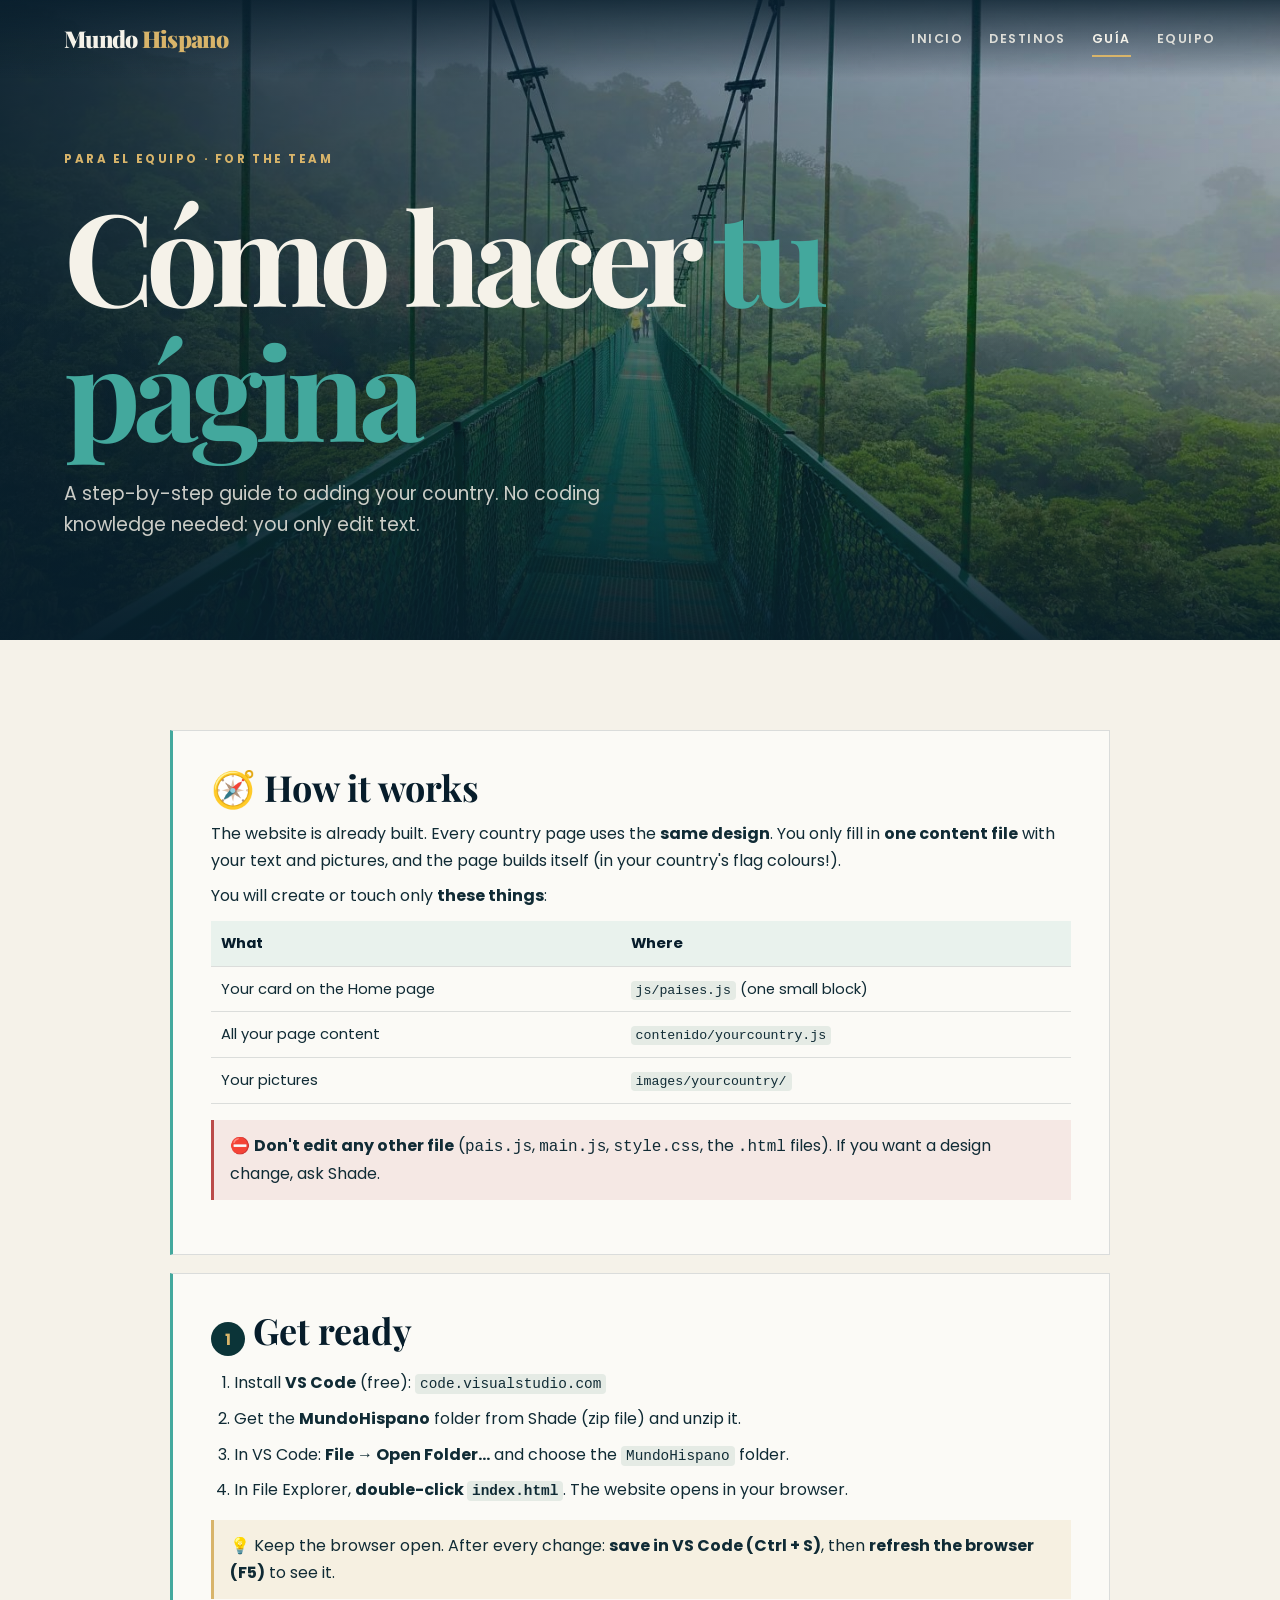
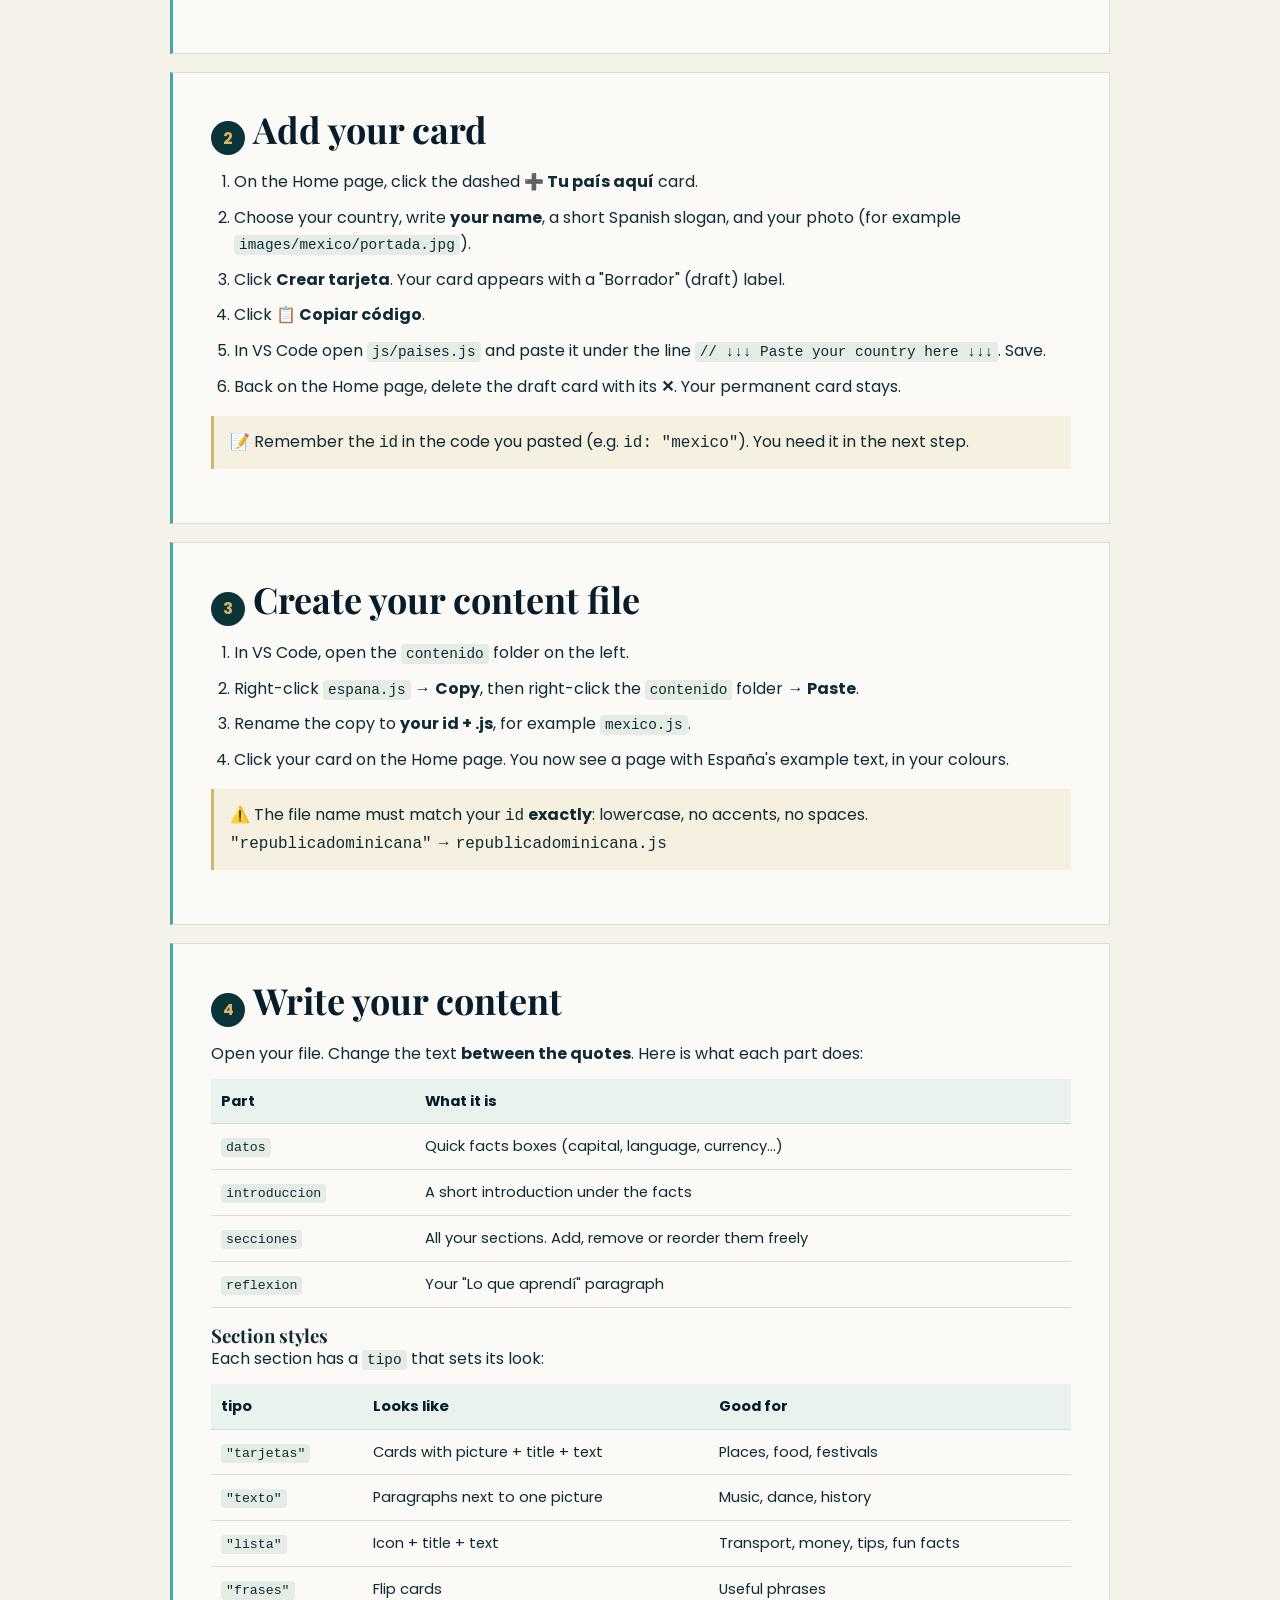
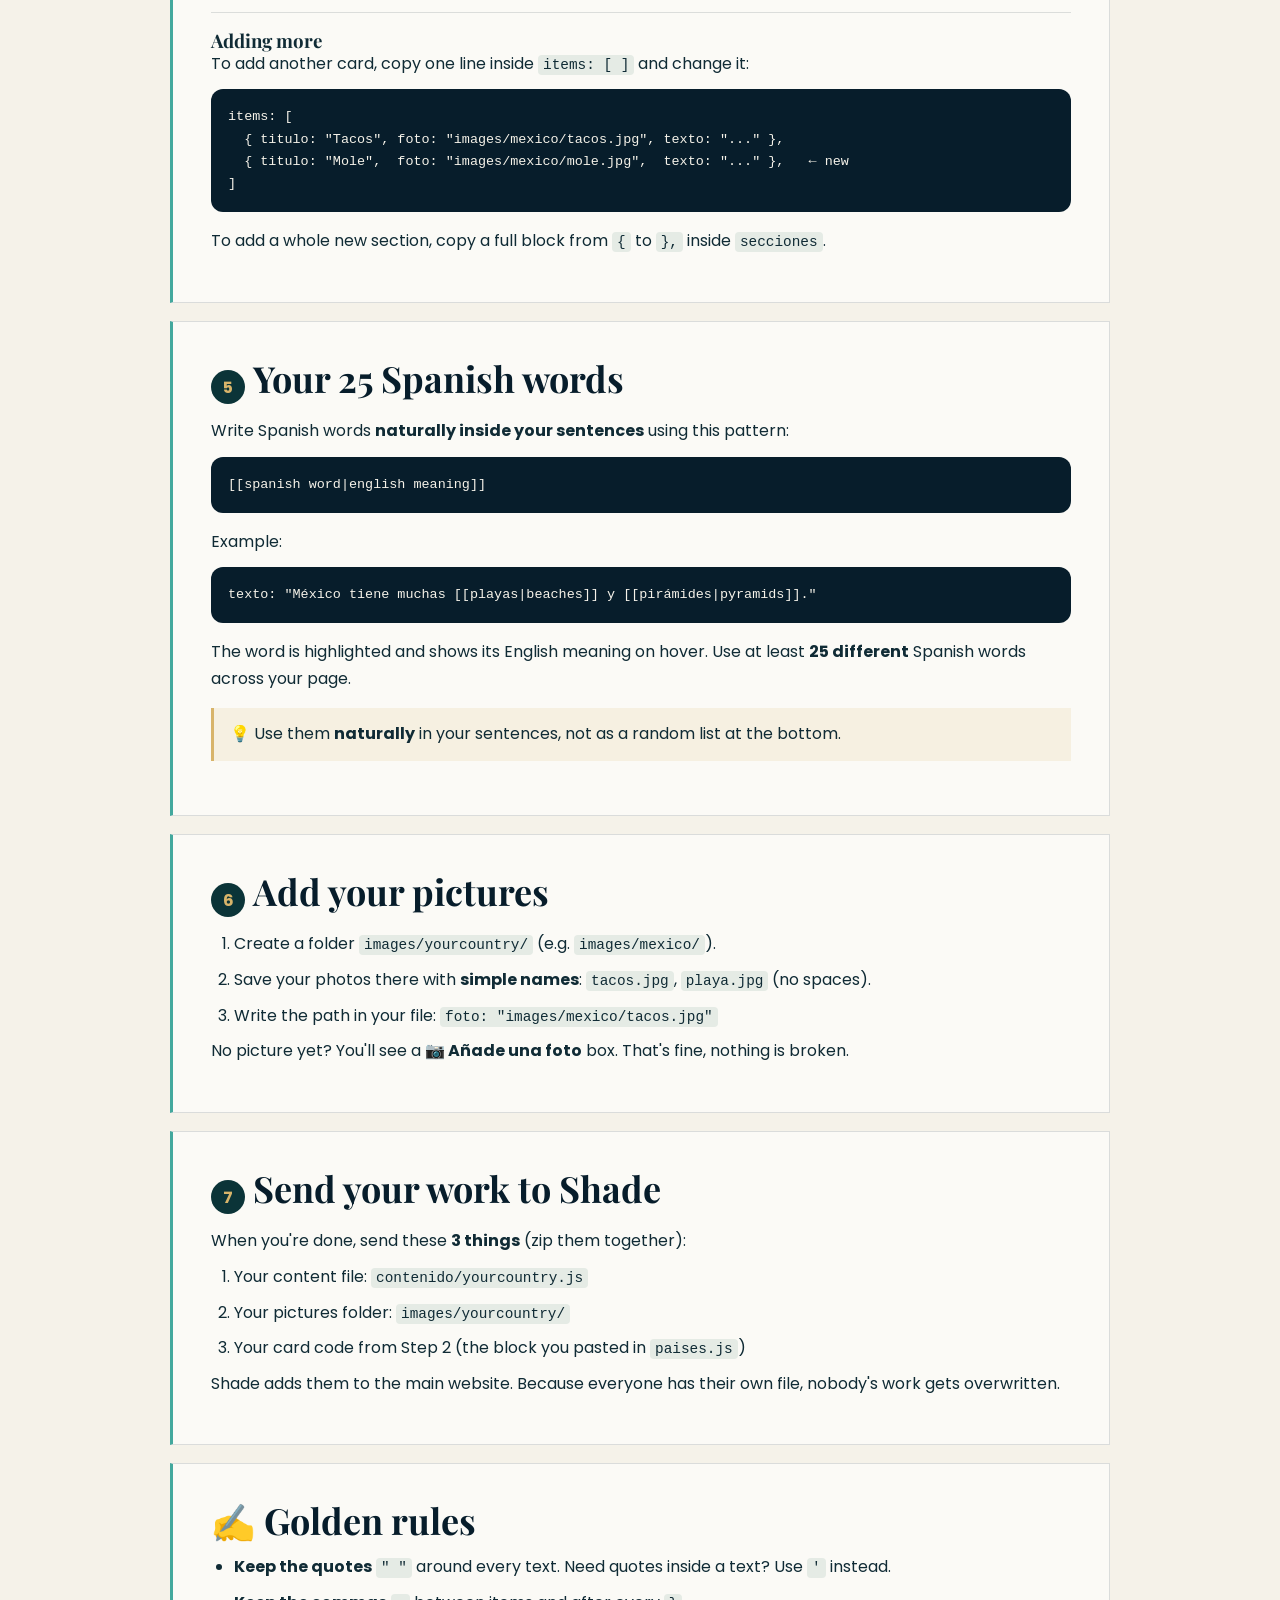
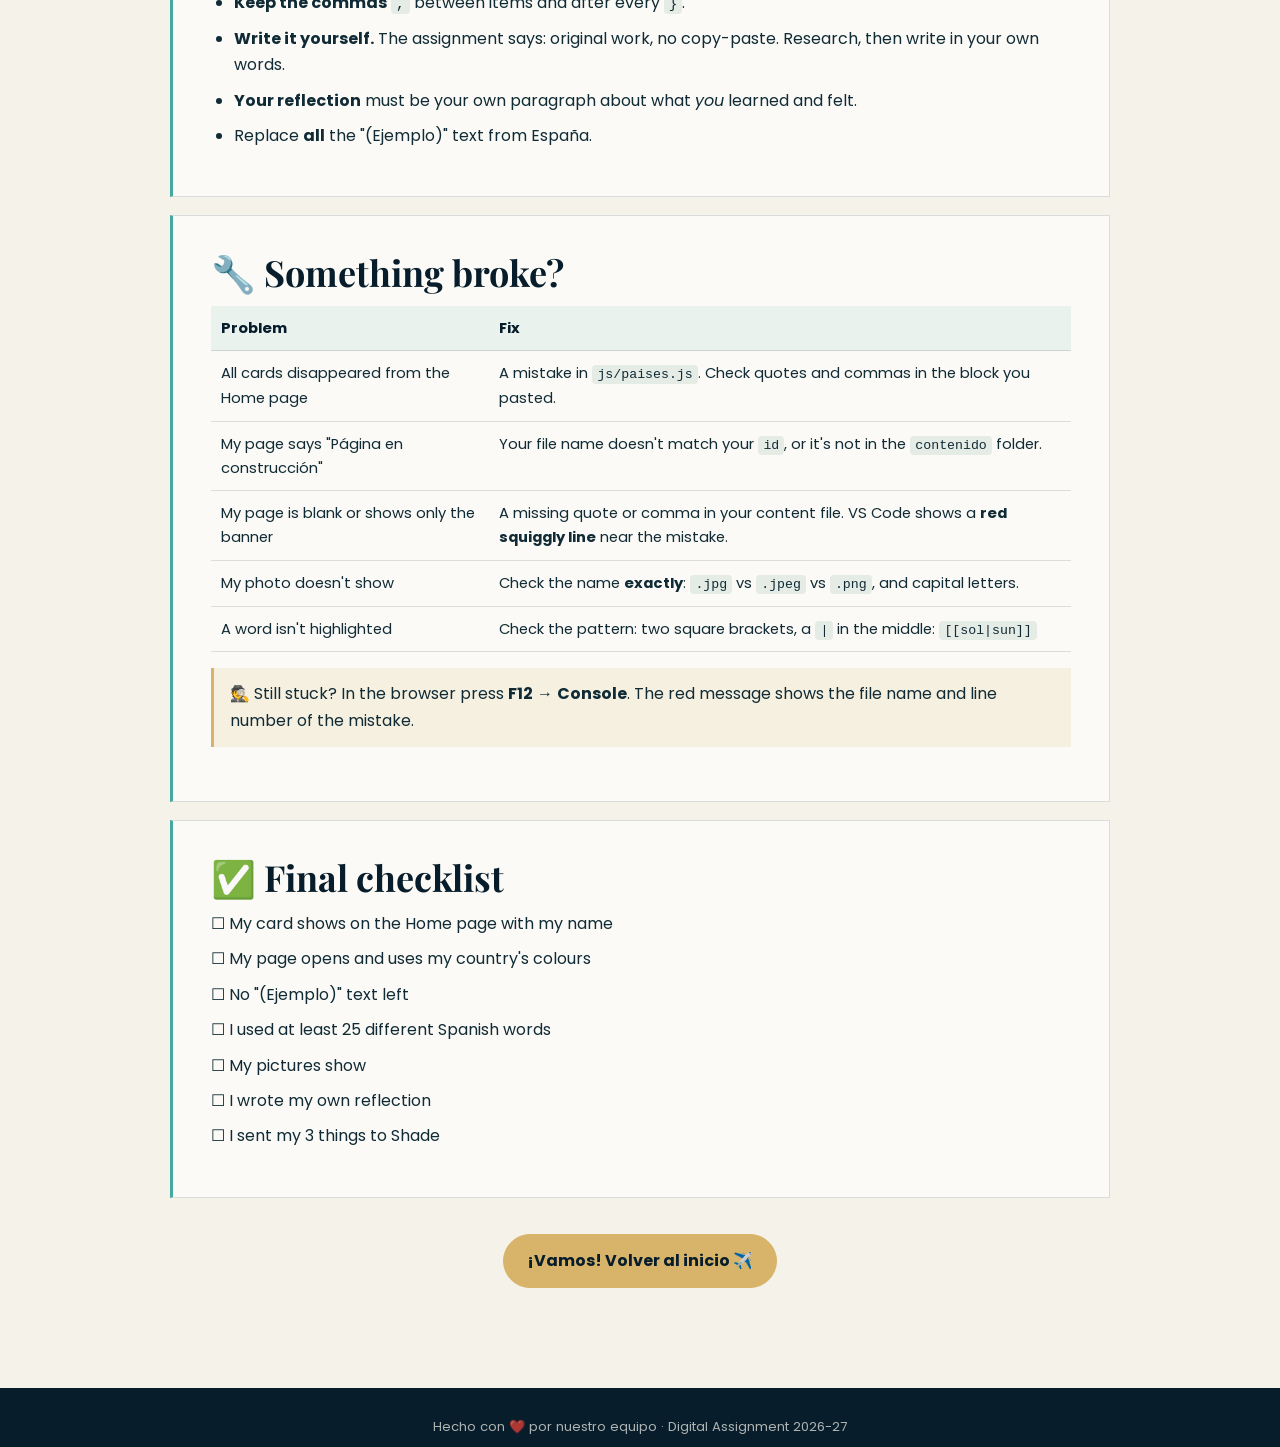
<file: guia.html>
<!DOCTYPE html>
<html lang="es">
<head>
  <meta charset="UTF-8">
  <meta name="viewport" content="width=device-width, initial-scale=1.0">
  <title>Guía del Equipo · Mundo Hispano</title>

  <link rel="preconnect" href="https://fonts.googleapis.com">
  <link href="https://fonts.googleapis.com/css2?family=Playfair+Display:wght@700;900&family=Poppins:wght@400;500;600&display=swap" rel="stylesheet">
  <link rel="stylesheet" href="css/style.css">

</head>
<body>

  <header class="site-header">
    <a href="index.html" class="logo">Mundo <span>Hispano</span></a>
    <button class="nav-toggle" aria-label="Abrir menú" aria-expanded="false">☰</button>
    <nav class="site-nav">
      <a href="index.html">Inicio</a>
      <a href="index.html#destinos">Destinos</a>
      <a href="guia.html" class="active">Guía</a>
      <a href="index.html#equipo">Equipo</a>
    </nav>
  </header>

  <section class="hero" style="min-height:430px;padding-bottom:70px">
    <div class="hero-visual"><img src="images/costarica/Monteverde Cloud Forest Bridge Walk - Costa Rica.jpg" alt=""></div>
    <div class="hero-content">
      <p class="hero-tag">Para el equipo · For the team</p>
      <h1>Cómo hacer <em>tu página</em></h1>
      <p class="hero-text">A step-by-step guide to adding your country. No coding knowledge needed: you only edit text.</p>
    </div>
  </section>

  <div class="guia">

    <!-- ===== THE BIG PICTURE ===== -->
    <div class="paso">
      <h2>🧭 How it works</h2>
      <p>The website is already built. Every country page uses the <b>same design</b>.
         You only fill in <b>one content file</b> with your text and pictures, and the page builds itself
         (in your country's flag colours!).</p>
      <p>You will create or touch only <b>these things</b>:</p>
      <table>
        <tr><th>What</th><th>Where</th></tr>
        <tr><td>Your card on the Home page</td><td><code>js/paises.js</code> (one small block)</td></tr>
        <tr><td>All your page content</td><td><code>contenido/yourcountry.js</code></td></tr>
        <tr><td>Your pictures</td><td><code>images/yourcountry/</code></td></tr>
      </table>
      <div class="peligro">⛔ <b>Don't edit any other file</b> (<code>pais.js</code>, <code>main.js</code>, <code>style.css</code>, the <code>.html</code> files).
        If you want a design change, ask Shade.</div>
    </div>

    <!-- ===== STEP 1 ===== -->
    <div class="paso">
      <h2><span class="num">1</span>Get ready</h2>
      <ol>
        <li>Install <b>VS Code</b> (free): <code>code.visualstudio.com</code></li>
        <li>Get the <b>MundoHispano</b> folder from Shade (zip file) and unzip it.</li>
        <li>In VS Code: <b>File → Open Folder…</b> and choose the <code>MundoHispano</code> folder.</li>
        <li>In File Explorer, <b>double-click <code>index.html</code></b>. The website opens in your browser.</li>
      </ol>
      <div class="aviso">💡 Keep the browser open. After every change: <b>save in VS Code (Ctrl + S)</b>,
        then <b>refresh the browser (F5)</b> to see it.</div>
    </div>

    <!-- ===== STEP 2 ===== -->
    <div class="paso">
      <h2><span class="num">2</span>Add your card</h2>
      <ol>
        <li>On the Home page, click the dashed <b>➕ Tu país aquí</b> card.</li>
        <li>Choose your country, write <b>your name</b>, a short Spanish slogan, and your photo
          (for example <code>images/mexico/portada.jpg</code>).</li>
        <li>Click <b>Crear tarjeta</b>. Your card appears with a "Borrador" (draft) label.</li>
        <li>Click <b>📋 Copiar código</b>.</li>
        <li>In VS Code open <code>js/paises.js</code> and paste it under the line
          <code>// ↓↓↓ Paste your country here ↓↓↓</code>. Save.</li>
        <li>Back on the Home page, delete the draft card with its <b>✕</b>. Your permanent card stays.</li>
      </ol>
      <div class="aviso">📝 Remember the <code>id</code> in the code you pasted (e.g. <code>id: "mexico"</code>).
        You need it in the next step.</div>
    </div>

    <!-- ===== STEP 3 ===== -->
    <div class="paso">
      <h2><span class="num">3</span>Create your content file</h2>
      <ol>
        <li>In VS Code, open the <code>contenido</code> folder on the left.</li>
        <li>Right-click <code>espana.js</code> → <b>Copy</b>, then right-click the <code>contenido</code> folder → <b>Paste</b>.</li>
        <li>Rename the copy to <b>your id + .js</b>, for example <code>mexico.js</code>.</li>
        <li>Click your card on the Home page. You now see a page with España's example text, in your colours.</li>
      </ol>
      <div class="aviso">⚠️ The file name must match your <code>id</code> <b>exactly</b>: lowercase, no accents, no spaces.
        <code>"republicadominicana"</code> → <code>republicadominicana.js</code></div>
    </div>

    <!-- ===== STEP 4 ===== -->
    <div class="paso">
      <h2><span class="num">4</span>Write your content</h2>
      <p>Open your file. Change the text <b>between the quotes</b>. Here is what each part does:</p>
      <table>
        <tr><th>Part</th><th>What it is</th></tr>
        <tr><td><code>datos</code></td><td>Quick facts boxes (capital, language, currency…)</td></tr>
        <tr><td><code>introduccion</code></td><td>A short introduction under the facts</td></tr>
        <tr><td><code>secciones</code></td><td>All your sections. Add, remove or reorder them freely</td></tr>
        <tr><td><code>reflexion</code></td><td>Your "Lo que aprendí" paragraph</td></tr>
      </table>

      <h3 style="margin-top:18px">Section styles</h3>
      <p>Each section has a <code>tipo</code> that sets its look:</p>
      <table>
        <tr><th>tipo</th><th>Looks like</th><th>Good for</th></tr>
        <tr><td><code>"tarjetas"</code></td><td>Cards with picture + title + text</td><td>Places, food, festivals</td></tr>
        <tr><td><code>"texto"</code></td><td>Paragraphs next to one picture</td><td>Music, dance, history</td></tr>
        <tr><td><code>"lista"</code></td><td>Icon + title + text</td><td>Transport, money, tips, fun facts</td></tr>
        <tr><td><code>"frases"</code></td><td>Flip cards</td><td>Useful phrases</td></tr>
      </table>

      <h3 style="margin-top:18px">Adding more</h3>
      <p>To add another card, copy one line inside <code>items: [ ]</code> and change it:</p>
<pre><code>items: [
  { titulo: "Tacos", foto: "images/mexico/tacos.jpg", texto: "..." },
  { titulo: "Mole",  foto: "images/mexico/mole.jpg",  texto: "..." },   ← new
]</code></pre>
      <p>To add a whole new section, copy a full block from <code>{</code> to <code>},</code> inside <code>secciones</code>.</p>
    </div>

    <!-- ===== STEP 5 ===== -->
    <div class="paso">
      <h2><span class="num">5</span>Your 25 Spanish words</h2>
      <p>Write Spanish words <b>naturally inside your sentences</b> using this pattern:</p>
<pre><code>[[spanish word|english meaning]]</code></pre>
      <p>Example:</p>
<pre><code>texto: "México tiene muchas [[playas|beaches]] y [[pirámides|pyramids]]."</code></pre>
      <p>The word is highlighted and shows its English meaning on hover.
         Use at least <b>25 different</b> Spanish words across your page.</p>
      <div class="aviso">💡 Use them <b>naturally</b> in your sentences, not as a random list at the bottom.</div>
    </div>

    <!-- ===== STEP 6 ===== -->
    <div class="paso">
      <h2><span class="num">6</span>Add your pictures</h2>
      <ol>
        <li>Create a folder <code>images/yourcountry/</code> (e.g. <code>images/mexico/</code>).</li>
        <li>Save your photos there with <b>simple names</b>: <code>tacos.jpg</code>, <code>playa.jpg</code> (no spaces).</li>
        <li>Write the path in your file: <code>foto: "images/mexico/tacos.jpg"</code></li>
      </ol>
      <p>No picture yet? You'll see a <b>📷 Añade una foto</b> box. That's fine, nothing is broken.</p>
    </div>

    <!-- ===== STEP 7 ===== -->
    <div class="paso">
      <h2><span class="num">7</span>Send your work to Shade</h2>
      <p>When you're done, send these <b>3 things</b> (zip them together):</p>
      <ol>
        <li>Your content file: <code>contenido/yourcountry.js</code></li>
        <li>Your pictures folder: <code>images/yourcountry/</code></li>
        <li>Your card code from Step 2 (the block you pasted in <code>paises.js</code>)</li>
      </ol>
      <p>Shade adds them to the main website. Because everyone has their own file, nobody's work gets overwritten.</p>
    </div>

    <!-- ===== RULES ===== -->
    <div class="paso">
      <h2>✍️ Golden rules</h2>
      <ul>
        <li><b>Keep the quotes</b> <code>" "</code> around every text. Need quotes inside a text? Use <code>'</code> instead.</li>
        <li><b>Keep the commas</b> <code>,</code> between items and after every <code>}</code>.</li>
        <li><b>Write it yourself.</b> The assignment says: original work, no copy-paste. Research, then write in your own words.</li>
        <li><b>Your reflection</b> must be your own paragraph about what <i>you</i> learned and felt.</li>
        <li>Replace <b>all</b> the "(Ejemplo)" text from España.</li>
      </ul>
    </div>

    <!-- ===== TROUBLESHOOTING ===== -->
    <div class="paso">
      <h2>🔧 Something broke?</h2>
      <table>
        <tr><th>Problem</th><th>Fix</th></tr>
        <tr><td>All cards disappeared from the Home page</td>
            <td>A mistake in <code>js/paises.js</code>. Check quotes and commas in the block you pasted.</td></tr>
        <tr><td>My page says "Página en construcción"</td>
            <td>Your file name doesn't match your <code>id</code>, or it's not in the <code>contenido</code> folder.</td></tr>
        <tr><td>My page is blank or shows only the banner</td>
            <td>A missing quote or comma in your content file. VS Code shows a <b>red squiggly line</b> near the mistake.</td></tr>
        <tr><td>My photo doesn't show</td>
            <td>Check the name <b>exactly</b>: <code>.jpg</code> vs <code>.jpeg</code> vs <code>.png</code>, and capital letters.</td></tr>
        <tr><td>A word isn't highlighted</td>
            <td>Check the pattern: two square brackets, a <code>|</code> in the middle: <code>[[sol|sun]]</code></td></tr>
      </table>
      <div class="aviso">🕵️ Still stuck? In the browser press <b>F12</b> → <b>Console</b>. The red message shows
        the file name and line number of the mistake.</div>
    </div>

    <!-- ===== CHECKLIST ===== -->
    <div class="paso">
      <h2>✅ Final checklist</h2>
      <ul class="check">
        <li>☐ My card shows on the Home page with my name</li>
        <li>☐ My page opens and uses my country's colours</li>
        <li>☐ No "(Ejemplo)" text left</li>
        <li>☐ I used at least 25 different Spanish words</li>
        <li>☐ My pictures show</li>
        <li>☐ I wrote my own reflection</li>
        <li>☐ I sent my 3 things to Shade</li>
      </ul>
    </div>

    <p style="text-align:center;margin-top:36px">
      <a class="btn" href="index.html">¡Vamos! Volver al inicio ✈️</a>
    </p>
  </div>

  <footer class="site-footer">
    <p>Hecho con ❤️ por nuestro equipo · Digital Assignment 2026-27</p>
  </footer>

  <script src="js/paises.js"></script>
  <script src="js/main.js"></script>
</body>
</html>
</file>
<file: css/style.css>
:root {
  --navy: #071D2B;
  --teal: #0B3438;
  --turquoise: #43A89D;
  --ivory: #F5F2E9;
  --gold: #D8B46A;
  --muted: #AABFBC;
  --ink: #102B35;
  --paper: #EEF2ED;
  --line: rgba(7, 29, 43, .13);
  --shadow: 0 24px 60px rgba(7, 29, 43, .14);
  --radius: 20px;
  --rojo: var(--turquoise);
  --oro: var(--gold);
  --papel: var(--ivory);
  --papel-2: #E5EBE5;
  --tinta: var(--navy);
  --gris: #5D7476;
  --radio: var(--radius);
}

* { box-sizing: border-box; margin: 0; padding: 0; }
html { scroll-behavior: smooth; }
body {
  min-width: 320px;
  overflow-x: hidden;
  background: var(--ivory);
  color: var(--ink);
  font-family: "Poppins", "Segoe UI", sans-serif;
  line-height: 1.65;
}
h1, h2, h3 { font-family: "Playfair Display", Georgia, serif; line-height: 1.05; }
h2 { color: var(--navy); }
a { color: inherit; }
button, input, select, textarea { font: inherit; }
:focus-visible { outline: 3px solid var(--gold); outline-offset: 4px; }

/* Shared navigation */
.site-header {
  position: fixed; inset: 0 0 auto; z-index: 20;
  display: flex; align-items: center; justify-content: space-between;
  gap: 28px; padding: 20px 5%;
  color: var(--ivory);
  background: linear-gradient(180deg, rgba(7,29,43,.82), rgba(7,29,43,0));
  transition: background .25s ease, padding .25s ease;
}
.site-header.scrolled { padding-block: 13px; background: rgba(7,29,43,.94); }
.logo {
  color: var(--ivory); text-decoration: none; font-family: "Playfair Display", Georgia, serif;
  font-size: 1.45rem; font-weight: 900; letter-spacing: -.03em;
}
.logo span { color: var(--gold); }
.site-nav { display: flex; align-items: center; gap: 26px; }
.site-nav a {
  position: relative; color: var(--ivory); text-decoration: none; font-size: .78rem;
  font-weight: 600; letter-spacing: .12em; text-transform: uppercase; opacity: .86;
}
.site-nav a::after {
  content: ""; position: absolute; left: 0; right: 100%; bottom: -8px; height: 2px;
  background: var(--gold); transition: right .25s ease;
}
.site-nav a:hover, .site-nav a.active { opacity: 1; }
.site-nav a:hover::after, .site-nav a.active::after { right: 0; }
.nav-toggle {
  display: none; border: 1px solid rgba(245,242,233,.35); border-radius: 50%;
  width: 42px; height: 42px; color: var(--ivory); background: rgba(7,29,43,.4); cursor: pointer;
}

/* Homepage hero */
.hero {
  position: relative; min-height: min(860px, 92vh); display: flex; align-items: flex-end;
  isolation: isolate; overflow: hidden; padding: 150px 5% 88px; color: var(--ivory);
  background: var(--navy);
}
.hero::before {
  content: ""; position: absolute; inset: 0; z-index: -2;
  background: linear-gradient(90deg, rgba(7,29,43,.9) 0%, rgba(7,29,43,.55) 42%, rgba(7,29,43,.15) 100%);
}
.hero::after {
  content: ""; position: absolute; inset: 45% 0 0; z-index: -1;
  background: linear-gradient(0deg, rgba(7,29,43,.88), transparent);
}
.hero-visual { position: absolute; inset: 0; z-index: -3; background: var(--teal); }
.hero-visual img { width: 100%; height: 100%; object-fit: cover; object-position: center; filter: saturate(.86); }
.hero-content { width: min(760px, 100%); }
.hero-tag, .eyebrow {
  color: var(--gold); font-size: .73rem; font-weight: 700; letter-spacing: .22em;
  text-transform: uppercase;
}
.hero h1 { max-width: 800px; margin: 18px 0 22px; color: var(--ivory); font-size: clamp(3.8rem, 10vw, 8.9rem); letter-spacing: -.06em; }
.hero h1 em { color: var(--turquoise); font-style: normal; }
.hero-text { max-width: 560px; margin-bottom: 30px; color: rgba(245,242,233,.82); font-size: clamp(1rem, 1.6vw, 1.18rem); }
.hero-meta { display: flex; gap: 28px; margin-top: 42px; color: rgba(245,242,233,.72); font-size: .72rem; letter-spacing: .14em; text-transform: uppercase; }
.hero-meta strong { display: block; color: var(--ivory); font-size: .82rem; letter-spacing: .04em; }
.scroll-cue { position: absolute; right: 5%; bottom: 34px; color: var(--ivory); font-size: .67rem; letter-spacing: .18em; text-transform: uppercase; writing-mode: vertical-rl; opacity: .72; }
.scroll-cue::after { content: ""; display: block; width: 1px; height: 52px; margin: 12px auto 0; background: var(--gold); }
.es { position: relative; cursor: help; border-bottom: 1px dotted var(--gold); color: var(--gold); }
.es::after {
  content: attr(data-en); position: absolute; left: 50%; bottom: 140%; z-index: 4;
  transform: translateX(-50%) scale(.9); padding: 5px 9px; border-radius: 5px;
  color: var(--ivory); background: var(--navy); font-size: .78rem; white-space: nowrap;
  opacity: 0; pointer-events: none; transition: .2s;
}
.es:hover::after, .es.show::after { opacity: 1; transform: translateX(-50%) scale(1); }

.btn {
  display: inline-flex; align-items: center; justify-content: center; gap: 10px;
  border: 1px solid var(--gold); border-radius: 999px; padding: 13px 23px;
  background: var(--gold); color: var(--navy); text-decoration: none;
  font-weight: 700; transition: transform .25s ease, background .25s ease, color .25s ease;
}
.btn:hover { transform: translateY(-3px); background: var(--ivory); border-color: var(--ivory); }
.btn-dark { background: var(--navy); color: var(--ivory); border-color: var(--navy); }
.btn-dark:hover { background: var(--teal); border-color: var(--teal); }
.hint { color: var(--gris); font-size: .84rem; }

/* Shared sections */
.section { padding: clamp(54px, 6vw, 82px) 5%; }
.section-heading { display: flex; align-items: end; justify-content: space-between; gap: 28px; max-width: 1280px; margin: 0 auto 30px; }
.section-heading h2, .section > h2 { font-size: clamp(2rem, 4.2vw, 3.8rem); letter-spacing: -.04em; }
.section-sub { max-width: 490px; color: var(--gris); }
.section-alt { background: var(--paper); }
.intro-section {
  position: relative;
  isolation: isolate;
  min-height: clamp(520px, 68vh, 720px);
  display: flex;
  align-items: center;
  overflow: hidden;
  background-color: var(--teal);
  background-image: url("../images/colombia/cocora.jpg");
  background-position: center;
  background-size: cover;
}
.intro-section::before {
  content: "";
  position: absolute;
  inset: 0;
  z-index: -1;
  background:
    linear-gradient(90deg, rgba(7,29,43,.94) 0%, rgba(7,29,43,.77) 43%, rgba(7,29,43,.28) 100%),
    linear-gradient(0deg, rgba(7,29,43,.58), transparent 52%);
}
.intro-section::after {
  content: "";
  position: absolute;
  inset: 52% 0 0;
  z-index: -1;
  pointer-events: none;
  background: linear-gradient(180deg, rgba(238,242,237,0), var(--paper) 96%);
}
.intro-panel {
  position: relative;
  z-index: 1;
  width: min(1280px, 100%);
  margin: 0 auto;
  display: grid;
  grid-template-columns: minmax(0, 1.05fr) minmax(280px, .8fr);
  gap: clamp(36px, 8vw, 120px);
  align-items: center;
}
.intro-panel h2 {
  max-width: 650px;
  color: var(--ivory);
  font-size: clamp(3.2rem, 7vw, 7.4rem);
  letter-spacing: -.065em;
  line-height: .94;
}
.intro-copy {
  max-width: 510px;
  color: rgba(245,242,233,.86);
  font-size: clamp(1rem, 1.5vw, 1.15rem);
}
.text-link { display: inline-flex; gap: 8px; margin-top: 22px; color: var(--gold); font-size: .82rem; font-weight: 700; text-decoration: none; }
.text-link:hover { color: var(--turquoise); }

/* Destination carousel */
.destinations-section {
  position: relative;
  background: linear-gradient(180deg, var(--paper) 0%, #e8efea 100%);
}
.destination-carousel { position: relative; z-index: 1; max-width: 1180px; margin: 0 auto; }
.carousel-viewport { overflow: hidden; }
.carousel-track { display: flex; gap: 18px; will-change: transform; }
.destination-slide {
  position: relative; flex: 0 0 min(78%, 900px); height: clamp(390px, 38vw, 520px); overflow: hidden;
  display: flex; align-items: end; border-radius: 14px; color: var(--ivory);
  text-align: left; text-decoration: none; background: var(--teal);
  box-shadow: 0 26px 70px rgba(7,29,43,.2); isolation: isolate;
}
.destination-slide::after {
  content: "";
  position: absolute;
  inset: 0;
  z-index: 0;
  pointer-events: none;
  background:
    linear-gradient(180deg, rgba(7,29,43,.04) 20%, rgba(7,29,43,.2) 50%, rgba(7,29,43,.96) 100%),
    linear-gradient(90deg, rgba(7,29,43,.28), transparent 65%);
}
.card-img { position: absolute; inset: 0; z-index: -1; background: var(--teal); }
.card-img > img:not(.flag) { width: 100%; height: 100%; object-fit: cover; display: block; transition: transform .55s ease; }
.destination-slide:hover .card-img > img:not(.flag) { transform: scale(1.04); }
.card-img > img.image-missing { display: none; }
.card-body { position: relative; z-index: 1; width: 100%; padding: clamp(23px, 3.2vw, 38px); }
.destination-kicker { margin-bottom: 10px; color: var(--gold); font-size: .7rem; font-weight: 700; letter-spacing: .18em; text-transform: uppercase; }
.card-body h3 { max-width: 90%; color: var(--ivory); font-size: clamp(2.5rem, 6vw, 5.5rem); letter-spacing: -.055em; line-height: .95; text-transform: uppercase; }
.card-body > p:not(.destination-kicker) { max-width: 420px; margin-top: 15px; color: rgba(245,242,233,.82); font-size: clamp(.95rem, 1.5vw, 1.12rem); line-height: 1.45; }
.destination-cta { display: inline-flex; gap: 9px; align-items: center; margin-top: 23px; padding: 10px 16px; border: 1px solid var(--gold); border-radius: 999px; color: var(--navy); background: var(--gold); font-size: .78rem; font-weight: 700; }
.flag { position: absolute; top: 20px; right: 20px; z-index: 2; width: 42px; border: 2px solid var(--ivory); border-radius: 4px; }
.carousel-controls { display: flex; align-items: center; justify-content: flex-end; gap: 13px; margin-top: 20px; }
.carousel-control { width: 44px; height: 44px; border: 1px solid var(--line); border-radius: 50%; color: var(--navy); background: transparent; cursor: pointer; font-size: 1.2rem; transition: background .2s, color .2s, border-color .2s; }
.carousel-control:hover { border-color: var(--turquoise); color: var(--ivory); background: var(--teal); }
.carousel-status { min-width: 48px; color: var(--gris); font-size: .74rem; letter-spacing: .12em; text-align: center; }

/* Feature/team areas */
.feature-grid { display: grid; grid-template-columns: repeat(5, 1fr); gap: 12px; max-width: 1180px; margin: 0 auto; }
.feature { padding: 25px 20px; border-top: 1px solid var(--turquoise); background: rgba(255,255,255,.55); }
.feature span { display: block; margin-bottom: 17px; font-size: 1.8rem; }
.feature h3 { margin-bottom: 5px; color: var(--navy); font-size: 1.35rem; }
.feature p { color: var(--gris); font-size: .86rem; }
.team-grid { display: flex; flex-wrap: wrap; justify-content: center; gap: 28px; max-width: 900px; margin: 0 auto; }
.member { width: 150px; text-align: center; }
.avatar { width: 72px; height: 72px; display: flex; align-items: center; justify-content: center; margin: 0 auto 12px; border: 1px solid var(--turquoise); border-radius: 50%; background: var(--teal); color: var(--gold); font: 700 1.8rem Georgia, serif; }
.member h3 { font-size: 1.1rem; }
.member p { color: var(--gris); font-size: .78rem; }
.member img { width: 18px; vertical-align: middle; }

/* Modal and forms */
.modal-fondo { position: fixed; inset: 0; z-index: 50; display: flex; align-items: center; justify-content: center; padding: 16px; background: rgba(7,29,43,.78); }
.modal { position: relative; width: min(440px, 100%); max-height: 90vh; overflow-y: auto; padding: 32px; border-top: 3px solid var(--gold); border-radius: var(--radius); background: var(--ivory); }
.modal h2 { font-size: 2rem; }
.modal .section-sub { margin: 5px 0 20px; }
.modal-cerrar { position: absolute; top: 13px; right: 16px; border: 0; background: none; color: var(--navy); cursor: pointer; font-size: 1.2rem; }
.modal label { display: block; margin-bottom: 15px; color: var(--navy); font-size: .82rem; font-weight: 700; }
.modal input, .modal select, .modal textarea { display: block; width: 100%; margin-top: 5px; padding: 11px 12px; border: 1px solid var(--line); border-radius: 10px; background: white; }
.modal input:focus, .modal select:focus { outline: 2px solid var(--turquoise); border-color: transparent; }
.modal input.error { border-color: #BA4B49; }
.modal .btn { width: 100%; border: 0; cursor: pointer; }
.modal textarea { min-height: 145px; font-family: Consolas, monospace; font-size: .8rem; }
.ok { margin-top: 16px; font-size: .9rem; }
p code, li code, td code { padding: 2px 5px; border-radius: 4px; background: var(--papel-2); font-size: .9em; }

/* Country pages */
.pais-hero { position: relative; min-height: min(620px, 78vh); display: flex; align-items: end; overflow: hidden; background: var(--teal) center/cover; }
.pais-hero::before { content: ""; position: absolute; inset: 0; background: linear-gradient(90deg, rgba(7,29,43,.86), rgba(7,29,43,.18)), linear-gradient(0deg, rgba(7,29,43,.9), transparent 60%); }
.pais-hero-in { position: relative; width: min(1280px, 100%); margin: 0 auto; padding: 58px 5%; color: var(--ivory); }
.pais-hero h1 { margin: 12px 0 8px; color: var(--ivory); font-size: clamp(3.5rem, 9vw, 7rem); letter-spacing: -.06em; }
.pais-hero .eyebrow { font-size: .73rem; }
.pais-hero p { max-width: 620px; color: rgba(245,242,233,.8); font-size: 1.15rem; }
.pais-flag { width: 66px; margin-bottom: 10px; border: 2px solid var(--ivory); border-radius: 4px; }
.autor-badge { display: inline-block; margin-top: 22px; padding: 6px 13px; border: 1px solid rgba(216,180,106,.65); border-radius: 999px; color: var(--gold); font-size: .76rem; }
.datos { position: relative; display: grid; grid-template-columns: repeat(5, 1fr); gap: 0; width: min(1280px, 90%); margin: -28px auto 0; }
.dato { min-height: 102px; display: flex; flex-direction: column; justify-content: center; padding: 15px 18px; background: var(--ivory); border: 1px solid var(--line); border-right: 0; text-align: left; }
.dato:first-child { border-radius: 14px 0 0 14px; }
.dato:last-child { border-radius: 0 14px 14px 0; }
.dato span { display: block; color: var(--turquoise); font-size: 1.4rem; }
.dato small { display: block; color: var(--gris); font-size: .7rem; letter-spacing: .08em; text-transform: uppercase; }
.dato b { display: block; color: var(--navy); font-size: .88rem; }
.country-intro { display: grid; grid-template-columns: minmax(180px, .45fr) minmax(0, 1.55fr); gap: 34px; width: min(1280px, 90%); margin: 48px auto 0; padding: 0 0 10px; }
.country-intro-label { display: flex; align-items: center; gap: 14px; }
.country-intro-line { width: 42px; height: 1px; background: var(--gold); }
.country-intro-copy { max-width: 850px; color: var(--gris); font-size: clamp(1.02rem, 1.5vw, 1.18rem); }
.country-intro-copy p + p { margin-top: 12px; }
.intro { max-width: 1100px; margin: 48px auto 0; padding: 0 5%; color: var(--gris); font-size: 1.18rem; }
.chips { position: sticky; top: 0; z-index: 10; display: flex; gap: 8px; overflow-x: auto; padding: 14px 5%; margin-top: 45px; border-block: 1px solid var(--line); background: rgba(245,242,233,.95); backdrop-filter: blur(8px); }
.chips a { flex: none; padding: 6px 13px; border: 1px solid var(--line); border-radius: 999px; color: var(--navy); text-decoration: none; font-size: .78rem; }
.chips a:hover { border-color: var(--turquoise); color: var(--teal); }
.section[id] { scroll-margin-top: 72px; }
.foto { position: relative; min-height: 180px; overflow: hidden; border-radius: 14px; background: linear-gradient(135deg, var(--teal), var(--turquoise)); }
.foto::before { content: "Añade una foto"; position: absolute; inset: 0; display: grid; place-items: center; color: var(--ivory); font-size: .8rem; letter-spacing: .08em; text-transform: uppercase; }
.foto img { position: relative; display: block; width: 100%; height: 100%; min-height: 180px; object-fit: cover; }
.mini-grid { display: grid; grid-template-columns: repeat(12, 1fr); gap: 18px; max-width: 1280px; margin: 0 auto; text-align: left; }
.mini-card { overflow: hidden; border: 1px solid var(--line); border-radius: var(--radius); background: rgba(255,255,255,.72); }
.mini-card { grid-column: span 4; }
.mini-card-featured { grid-column: span 6; grid-row: span 2; }
.mini-card .foto { height: 220px; border-radius: 0; }
.mini-card-featured .foto { height: 330px; }
.mini-body { padding: 20px 20px 23px; }
.mini-body h3 { margin-bottom: 7px; color: var(--navy); font-size: clamp(1.3rem, 2vw, 1.7rem); }
.mini-card-featured .mini-body h3 { font-size: clamp(1.7rem, 3vw, 2.5rem); }
.mini-body p, .texto-foto p, .tip p { color: var(--gris); }
.texto-foto { display: grid; grid-template-columns: 1fr 1fr; gap: clamp(30px, 6vw, 80px); align-items: center; max-width: 1280px; margin: 0 auto; text-align: left; }
.texto-foto .foto { min-height: 330px; }
.tips { display: grid; grid-template-columns: repeat(auto-fit, minmax(270px, 1fr)); gap: 12px; max-width: 1280px; margin: 0 auto; text-align: left; }
.tip { display: flex; gap: 14px; padding: 20px; border-left: 2px solid var(--turquoise); background: rgba(255,255,255,.62); }
.tip-icono { font-size: 1.6rem; }
.tip h3 { margin-bottom: 5px; color: var(--navy); font-size: 1.25rem; }
.flip-grid { display: grid; grid-template-columns: repeat(auto-fit, minmax(180px, 1fr)); gap: 14px; max-width: 900px; margin: 16px auto 0; }
.flip { height: 135px; perspective: 800px; cursor: pointer; }
.flip-in { position: relative; width: 100%; height: 100%; transition: transform .5s; transform-style: preserve-3d; }
.flip.girada .flip-in { transform: rotateY(180deg); }
.flip-front, .flip-back { position: absolute; inset: 0; display: flex; align-items: center; justify-content: center; padding: 14px; border-radius: 14px; backface-visibility: hidden; text-align: center; }
.flip-front { background: var(--teal); color: var(--ivory); font: 1.28rem Georgia, serif; }
.flip-back { transform: rotateY(180deg); border: 1px solid var(--gold); background: var(--ivory); color: var(--navy); }
.reflexion { max-width: 1000px; margin: 0; padding: 25px 30px; border-left: 3px solid var(--gold); background: rgba(255,255,255,.62); color: var(--gris); text-align: left; font-size: 1.05rem; }
.firma { margin-top: 15px; color: var(--teal); font: 1.2rem Georgia, serif; text-align: right; }

/* Immersive country pages */
.pais-hero {
  min-height: min(700px, 82vh);
  display: flex;
  align-items: end;
  background-color: var(--teal);
  background-position: center;
  background-size: cover;
}
.pais-hero::before {
  background:
    linear-gradient(90deg, rgba(7,29,43,.94) 0%, rgba(7,29,43,.66) 48%, rgba(7,29,43,.18) 100%),
    linear-gradient(0deg, rgba(7,29,43,.94) 0%, rgba(7,29,43,.18) 58%, transparent 100%);
}
.pais-hero-in { padding: 76px 5% 72px; }
.pais-hero-heading { display: flex; align-items: center; gap: 22px; margin-top: 16px; }
.pais-hero-kicker {
  margin-bottom: 4px;
  color: var(--gold);
  font-size: .72rem;
  font-weight: 700;
  letter-spacing: .18em;
  text-transform: uppercase;
}
.pais-hero h1 { margin: 0; font-size: clamp(4rem, 10vw, 8.5rem); line-height: .9; }
.pais-hero-intro {
  max-width: 700px !important;
  margin-top: 26px;
  color: rgba(245,242,233,.86) !important;
  font-size: clamp(1rem, 1.6vw, 1.2rem) !important;
  line-height: 1.6;
}
.pais-flag { flex: 0 0 auto; width: 70px; margin: 0; }
.autor-badge { margin-top: 28px; background: rgba(7,29,43,.28); }
.datos {
  position: relative;
  z-index: 2;
  grid-template-columns: repeat(5, 1fr);
  width: min(1280px, 90%);
  margin: -38px auto 0;
  border-radius: 14px;
  overflow: hidden;
  box-shadow: 0 20px 48px rgba(7,29,43,.14);
}
.dato {
  min-height: 112px;
  border: 0;
  border-right: 1px solid var(--line);
  background: rgba(245,242,233,.96);
}
.dato:last-child { border-right: 0; }
.dato span { font-size: 1.3rem; }
.dato small { margin-top: 4px; }
.country-intro {
  grid-template-columns: minmax(190px, .45fr) minmax(0, 1.55fr);
  width: min(1280px, 90%);
  margin: 62px auto 0;
  padding-bottom: 8px;
}
.country-intro-copy { max-width: 900px; font-size: clamp(1.05rem, 1.6vw, 1.25rem); line-height: 1.7; }
.chips {
  width: min(1280px, 90%);
  margin: 48px auto 0;
  padding: 12px 0;
  border-color: rgba(7,29,43,.12);
  background: rgba(245,242,233,.9);
}
.country-section {
  padding-top: clamp(54px, 7vw, 92px);
  padding-bottom: clamp(54px, 7vw, 92px);
}
.country-section.section-alt {
  background: linear-gradient(180deg, var(--paper) 0%, #e5ece7 100%);
}
.country-section .section-heading { margin-bottom: 42px; }
.country-section .section-heading h2 { font-size: clamp(2.4rem, 5vw, 4.8rem); }
.mini-grid { gap: 20px; }
.mini-card {
  position: relative;
  min-height: 330px;
  display: flex;
  align-items: end;
  border: 0;
  border-radius: 14px;
  background: var(--teal);
  box-shadow: 0 18px 42px rgba(7,29,43,.13);
  isolation: isolate;
}
.mini-card-featured { min-height: 500px; }
.mini-card::after {
  content: "";
  position: absolute;
  inset: 0;
  z-index: 0;
  pointer-events: none;
  background: linear-gradient(180deg, rgba(7,29,43,.02) 20%, rgba(7,29,43,.14) 45%, rgba(7,29,43,.94) 100%);
}
.mini-card .foto {
  position: absolute;
  inset: 0;
  z-index: -1;
  height: auto;
  min-height: 0;
  border-radius: 0;
  background: var(--teal);
}
.mini-card .foto::before { display: none; }
.mini-card .foto img { min-height: 100%; transition: transform .6s ease; }
.mini-card:hover .foto img { transform: scale(1.045); }
.mini-body {
  position: relative;
  z-index: 1;
  width: 100%;
  padding: 28px;
  background: linear-gradient(180deg, transparent, rgba(7,29,43,.2));
}
.mini-body h3, .mini-card-featured .mini-body h3 { color: var(--ivory); font-size: clamp(1.5rem, 2.8vw, 2.6rem); line-height: 1; }
.mini-body p { color: rgba(245,242,233,.8); line-height: 1.55; }
.mini-body p:first-of-type { margin-top: 12px; }
.texto-foto { gap: clamp(34px, 7vw, 110px); max-width: 1280px; }
.texto-foto > div:first-child { max-width: 620px; color: var(--gris); font-size: 1.06rem; line-height: 1.75; }
.texto-foto .foto { min-height: 400px; border-radius: 14px; box-shadow: 0 18px 42px rgba(7,29,43,.14); }
.texto-foto .foto::before { display: none; }
.tips { gap: 16px; }
.tip {
  min-height: 128px;
  border: 1px solid rgba(7,29,43,.08);
  border-left: 3px solid var(--turquoise);
  border-radius: 0 10px 10px 0;
  background: rgba(245,242,233,.72);
}
.flip-grid { max-width: 1100px; }
.reflexion { max-width: 900px; padding: 30px 34px; border-radius: 0 12px 12px 0; background: rgba(255,255,255,.48); }

/* Guide */
.guia { width: min(940px, 90%); margin: 0 auto; padding: 72px 0 100px; }
.guia .paso { margin-top: 18px; padding: clamp(23px, 4vw, 38px); border: 1px solid var(--line); border-left: 3px solid var(--turquoise); background: rgba(255,255,255,.62); }
.paso h2 { margin-bottom: 14px; font-size: clamp(1.5rem, 3vw, 2.25rem); }
.paso h2 .num { display: inline-grid; place-items: center; width: 34px; height: 34px; margin-right: 8px; border-radius: 50%; background: var(--teal); color: var(--gold); font: 700 1rem "Poppins", sans-serif; }
.paso p, .paso li { margin-bottom: 9px; }
.paso ol, .paso ul { padding-left: 23px; }
pre { overflow-x: auto; margin: 12px 0 16px; padding: 17px; border-radius: 12px; background: var(--navy); color: var(--ivory); font-size: .84rem; }
code { font-family: Consolas, monospace; }
.aviso, .peligro { margin: 16px 0; padding: 13px 16px; border-left: 3px solid var(--gold); background: rgba(216,180,106,.15); }
.peligro { border-left-color: #BA4B49; background: rgba(186,75,73,.1); }
table { width: 100%; margin: 12px 0; border-collapse: collapse; font-size: .92rem; }
th, td { padding: 10px; border-bottom: 1px solid var(--line); text-align: left; vertical-align: top; }
th { color: var(--navy); background: rgba(67,168,157,.1); }
.check li { list-style: none; margin-left: -23px; }
.site-footer { padding: 28px 5%; background: var(--navy); color: rgba(245,242,233,.7); font-size: .82rem; text-align: center; }

@media (max-width: 800px) {
  .site-header { padding: 16px 5%; }
  .nav-toggle { display: block; }
  .site-nav { position: absolute; top: 100%; right: 5%; display: none; flex-direction: column; align-items: stretch; gap: 0; min-width: 190px; padding: 8px; border: 1px solid rgba(245,242,233,.18); border-radius: 14px; background: rgba(7,29,43,.97); }
  .site-nav.open { display: flex; }
  .site-nav a { padding: 11px 13px; }
  .feature-grid { grid-template-columns: repeat(2, 1fr); }
  .intro-section { min-height: 620px; }
  .intro-panel { grid-template-columns: 1fr; gap: 28px; }
  .intro-panel h2 { max-width: 680px; }
  .intro-copy { max-width: 600px; }
  .datos { grid-template-columns: repeat(2, 1fr); padding: 0 5%; }
  .dato:first-child, .dato:last-child { border-radius: 0; }
  .dato { border-right: 1px solid var(--line); }
  .country-intro { grid-template-columns: 1fr; gap: 12px; }
  .country-intro-label { justify-content: space-between; }
  .mini-card, .mini-card-featured { grid-column: span 6; grid-row: auto; }
  .mini-card-featured .foto, .mini-card .foto { height: 245px; }
}
@media (max-width: 600px) {
  .hero { min-height: 780px; padding: 125px 5% 75px; }
  .hero h1 { font-size: clamp(3.3rem, 17vw, 5.5rem); }
  .hero-meta { gap: 15px; flex-wrap: wrap; margin-top: 30px; }
  .scroll-cue { display: none; }
  .section-heading { display: block; }
  .section-heading .section-sub { margin-top: 12px; }
  .section { padding-block: 46px; }
  .intro-section { min-height: 0; background-position: 62% center; }
  .intro-section::before {
    background:
      linear-gradient(180deg, rgba(7,29,43,.8) 0%, rgba(7,29,43,.72) 48%, rgba(7,29,43,.9) 100%),
      linear-gradient(90deg, rgba(7,29,43,.35), transparent);
  }
  .intro-panel { display: flex; flex-direction: column; align-items: flex-start; gap: 24px; }
  .intro-panel h2 { max-width: 100%; }
  .intro-copy { max-width: 100%; }
  .carousel-track { gap: 12px; }
  .destination-slide { flex-basis: 88%; height: 390px; }
  .card-body { padding: 23px; }
  .card-body h3 { font-size: clamp(2.4rem, 13vw, 4.2rem); }
  .carousel-controls { justify-content: center; }
  .feature-grid { grid-template-columns: 1fr 1fr; }
  .datos { width: 90%; grid-template-columns: 1fr 1fr; margin-top: -18px; }
  .dato { min-height: 94px; padding: 13px; }
  .dato:first-child, .dato:last-child { border-radius: 0; }
  .dato:nth-child(1) { border-radius: 12px 0 0 0; }
  .dato:nth-child(2) { border-radius: 0 12px 0 0; }
  .dato:nth-last-child(2) { border-radius: 0 0 0 12px; }
  .dato:last-child { border-radius: 0 0 12px 0; }
  .country-intro { width: 90%; margin-top: 34px; }
  .mini-grid { grid-template-columns: 1fr; gap: 14px; }
  .mini-card, .mini-card-featured { grid-column: auto; }
  .mini-card-featured .foto, .mini-card .foto { height: 220px; }
  .texto-foto { grid-template-columns: 1fr; }
  .texto-foto .foto { min-height: 240px; }
  .guia { width: 90%; padding-top: 40px; }
  .chips { margin-top: 28px; }
}
@media (max-width: 800px) {
  .pais-hero { min-height: 650px; }
  .pais-hero-in { padding-top: 105px; padding-bottom: 58px; }
  .pais-hero-heading { align-items: flex-start; gap: 15px; }
  .pais-hero h1 { font-size: clamp(3.5rem, 12vw, 6rem); }
  .pais-flag { width: 56px; }
  .datos { grid-template-columns: repeat(2, 1fr); width: 90%; }
  .dato { border-right: 1px solid var(--line); border-bottom: 1px solid var(--line); }
  .dato:last-child { border-right: 1px solid var(--line); }
  .country-intro { width: 90%; margin-top: 48px; }
  .country-section .section-heading { margin-bottom: 30px; }
  .mini-card, .mini-card-featured { min-height: 380px; grid-column: span 6; }
  .mini-card .foto, .mini-card-featured .foto { height: auto; min-height: 0; }
}
@media (max-width: 600px) {
  .pais-hero { min-height: 620px; background-position: 58% center; }
  .pais-hero::before {
    background:
      linear-gradient(180deg, rgba(7,29,43,.76), rgba(7,29,43,.88)),
      linear-gradient(90deg, rgba(7,29,43,.42), transparent);
  }
  .pais-hero-in { padding-top: 108px; padding-bottom: 48px; }
  .pais-hero-heading { display: block; }
  .pais-flag { width: 54px; margin-bottom: 18px; }
  .pais-hero h1 { font-size: clamp(3.2rem, 17vw, 5.6rem); }
  .pais-hero-intro { margin-top: 20px; font-size: 1rem !important; }
  .datos { grid-template-columns: 1fr 1fr; margin-top: -26px; }
  .dato { min-height: 92px; padding: 13px; }
  .dato:nth-child(2n) { border-right: 0; }
  .dato:nth-last-child(-n + 2) { border-bottom: 0; }
  .country-intro { display: block; margin-top: 42px; }
  .country-intro-label { margin-bottom: 16px; }
  .country-intro-copy { font-size: 1rem; line-height: 1.65; }
  .chips { width: 90%; margin-top: 32px; }
  .country-section { padding-block: 52px; }
  .country-section .section-heading h2 { font-size: clamp(2.25rem, 11vw, 3.5rem); }
  .mini-card, .mini-card-featured { grid-column: auto; min-height: 350px; }
  .mini-body { padding: 23px; }
  .texto-foto { display: flex; flex-direction: column; gap: 25px; }
  .texto-foto > div:first-child { font-size: 1rem; }
  .texto-foto .foto { width: 100%; min-height: 270px; order: -1; }
  .tip { min-height: 0; padding: 17px; }
  .reflexion { padding: 24px; }
}
@media (prefers-reduced-motion: reduce) {
  *, *::before, *::after { scroll-behavior: auto !important; transition-duration: .01ms !important; animation-duration: .01ms !important; }
}
</file>
